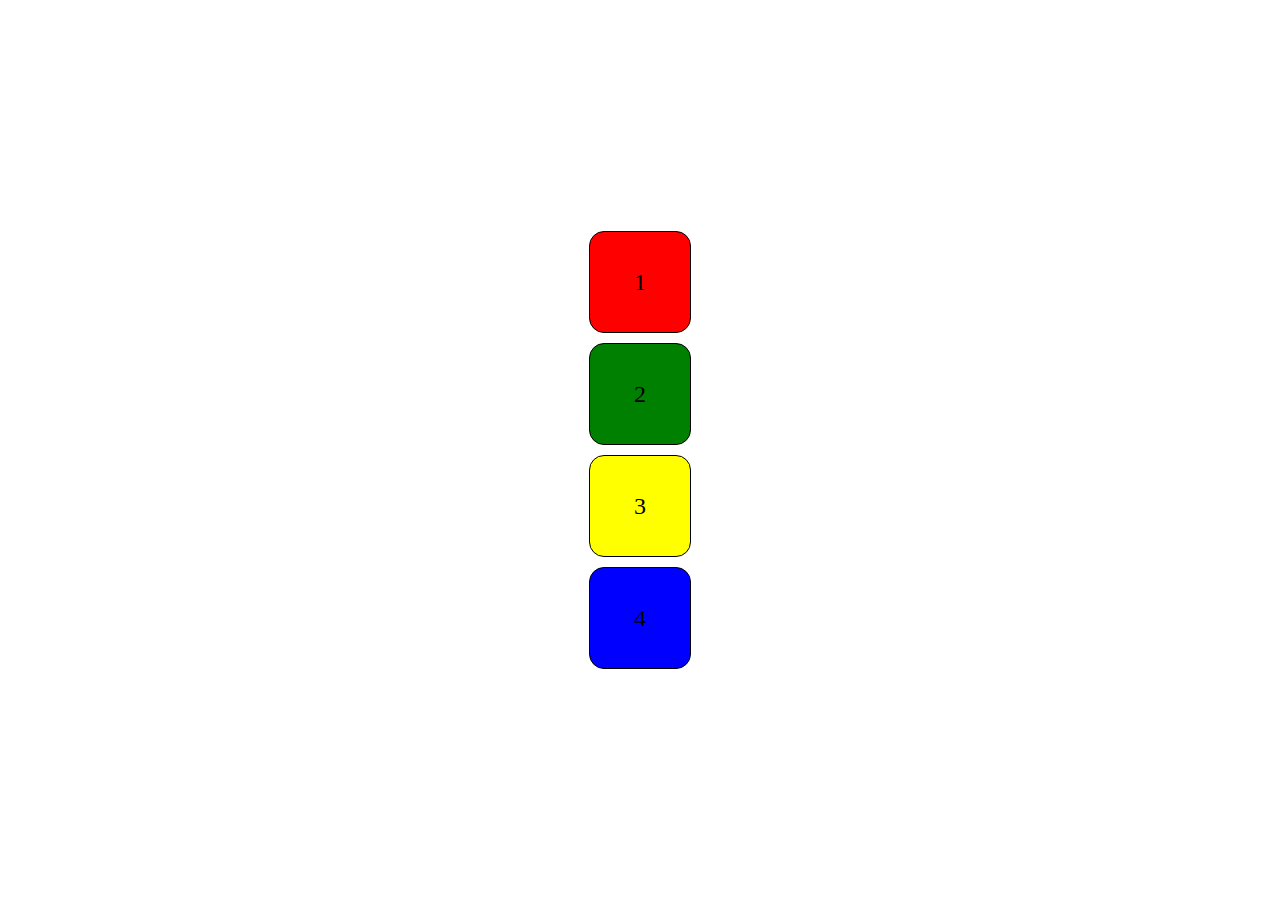
<file: index.html>
<!DOCTYPE html>
<html lang="en">
<head>
    <meta charset="UTF-8">
    <meta name="viewport" content="width=device-width, initial-scale=1.0">
    <title>Document</title>
    <link rel="stylesheet" href="estilos.css">
</head>
<body>
    <div class="container">
        <div class="vermelho"><p>1</p></div>
        <div class="verde"><p>2</p></div>
        <div class="amarelo"><p>3</p></div>
        <div class="azul"><p>4</p></div>
    </div>
</body>
</html>
</file>
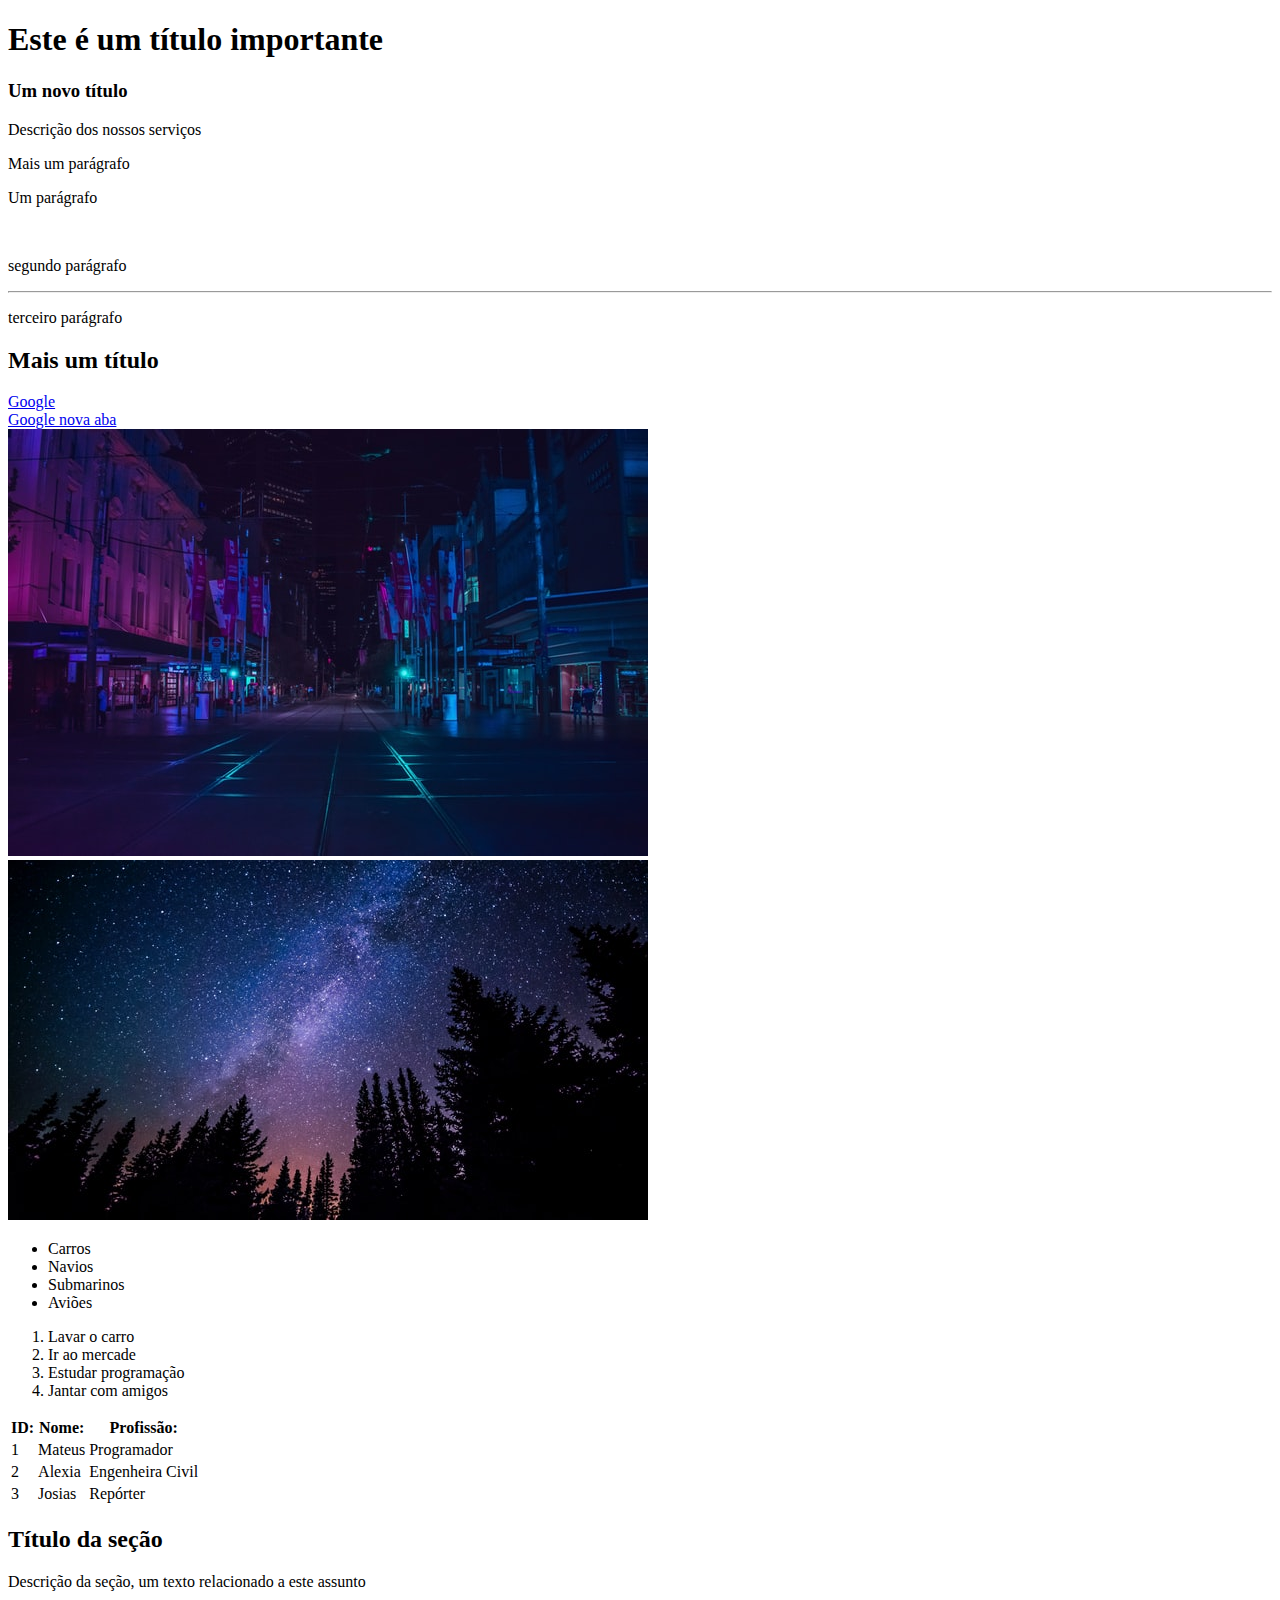
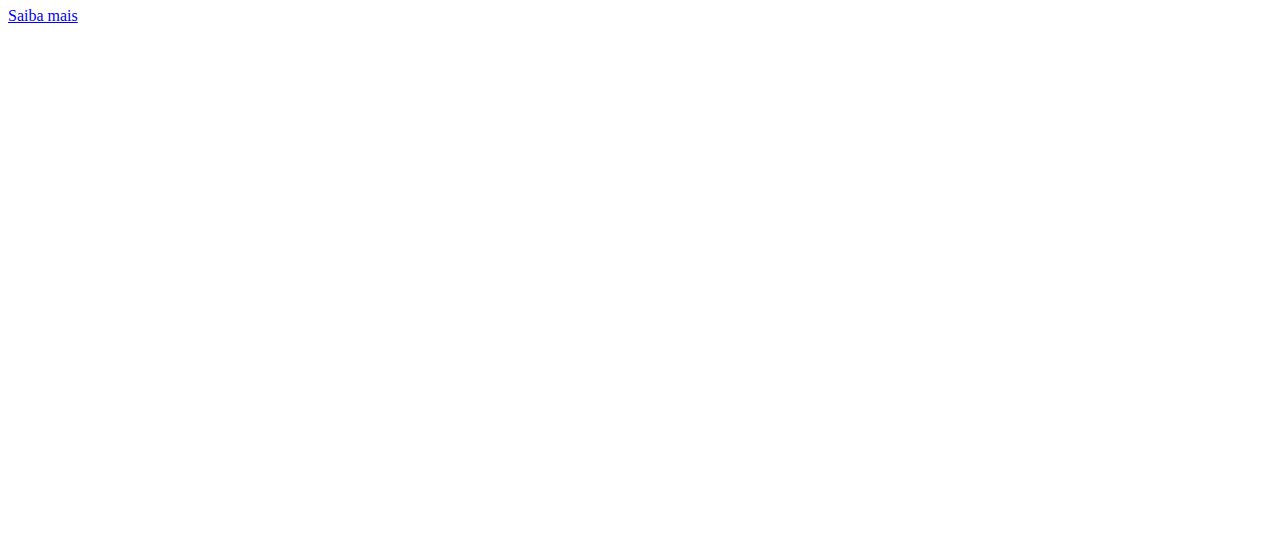
<file: 02_HTML/index.html>
<!DOCTYPE html>
<html>
    <head>
        <meta charset="UTF-8">
        <title>Fundamentos HTML</title>
    </head>
    <body style="padding-bottom: 500px;">
        <!-- 1 - Títulos -->
        <h1>Este é um título importante</h1>
        <h3>Um novo título</h3>

        <!-- 2 - Parágrafos -->
        <p>Descrição dos nossos serviços</p>
        <p>Mais um parágrafo</p>

        <!-- 3 - Tags sem conteúdo -->
        <p>Um parágrafo</p>
        <br>
        <p>segundo parágrafo</p>
        <hr>
        <p>terceiro parágrafo</p>

        <!-- 4 - Comentários -->
        <!-- Este é um comentário -->
        <h2>Mais um título</h2>
        <!-- Outro comentário -->

        <!-- 5 - Atributos -->
        <a href="https://google.com">Google</a>
        <br>
        <!-- google em nova aba -->
        <a href="https://google.com" target="_blank">Google nova aba</a> 
        <br>
        
        <!-- 5 - Inserir imagem -->
        <img src="img/city.jpg">
        <img src="img/nature.jpg" alt="Noite na floresta">

        <!-- 6 - Listas não ordenadas-->
        <ul>
            <li>Carros</li>
            <li>Navios</li>
            <li>Submarinos</li>
            <li>Aviões</li>
        </ul>

        <!-- 7 - Listas ordenadas-->
        <ol>
            <li>Lavar o carro</li>
            <li>Ir ao mercade</li>
            <li>Estudar programação</li>
            <li>Jantar com amigos</li>
        </ol>

        <!-- 8 - Tabelas -->
        <table>
            <tr>
                <th>ID:</th>
                <th>Nome:</th>
                <th>Profissão:</th>
            </tr>
            <tr>
                <td>1</td>
                <td>Mateus</td>
                <td>Programador</td>
            </tr>
            <tr>
                <td>2</td>
                <td>Alexia</td>
                <td>Engenheira Civil</td>
            </tr>
            <tr>
                <td>3</td>
                <td>Josias</td>
                <td>Repórter</td>
            </tr>
        </table>

        <!-- 9 - Tag div -->
        <div>
            <h2>Título da seção</h2>
            <p>Descrição da seção, um texto relacionado a este assunto</p>
            <a href="#">Saiba mais</a>
        </div>
    </body>
</html>
</file>
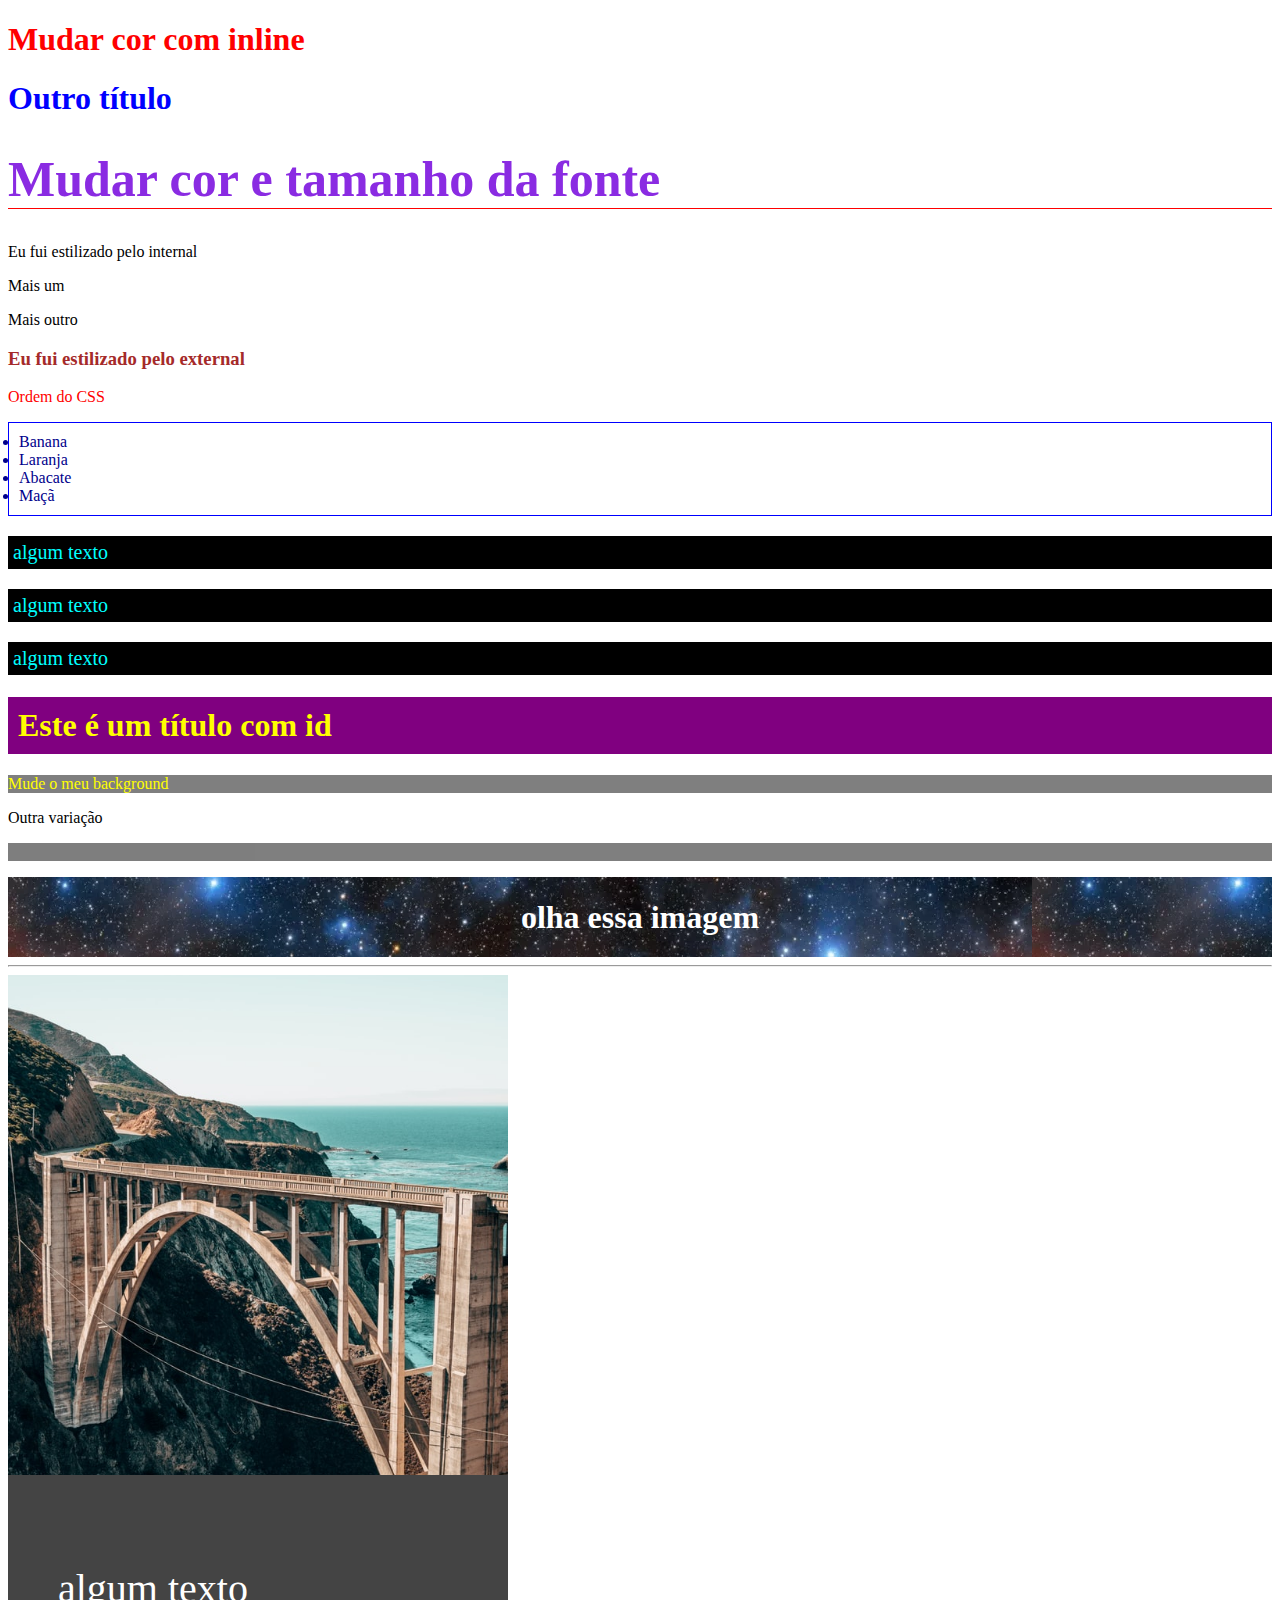
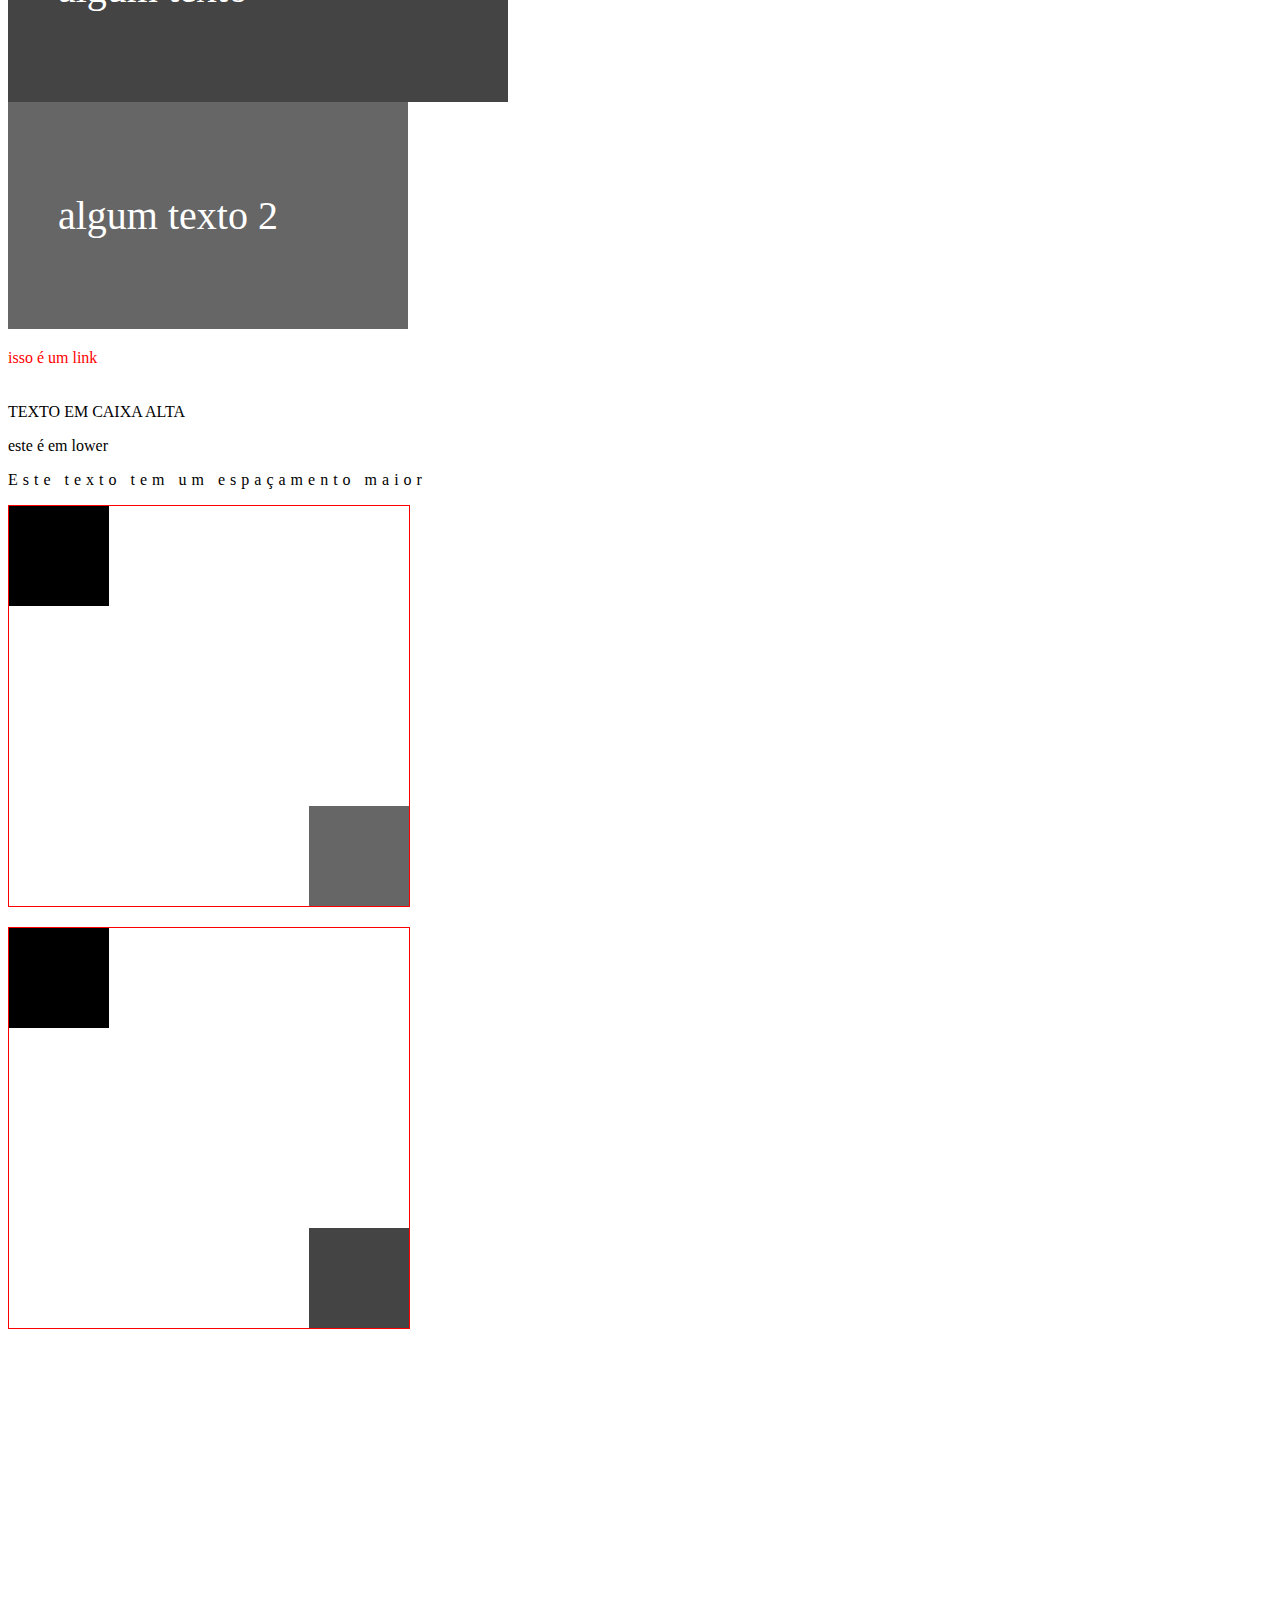
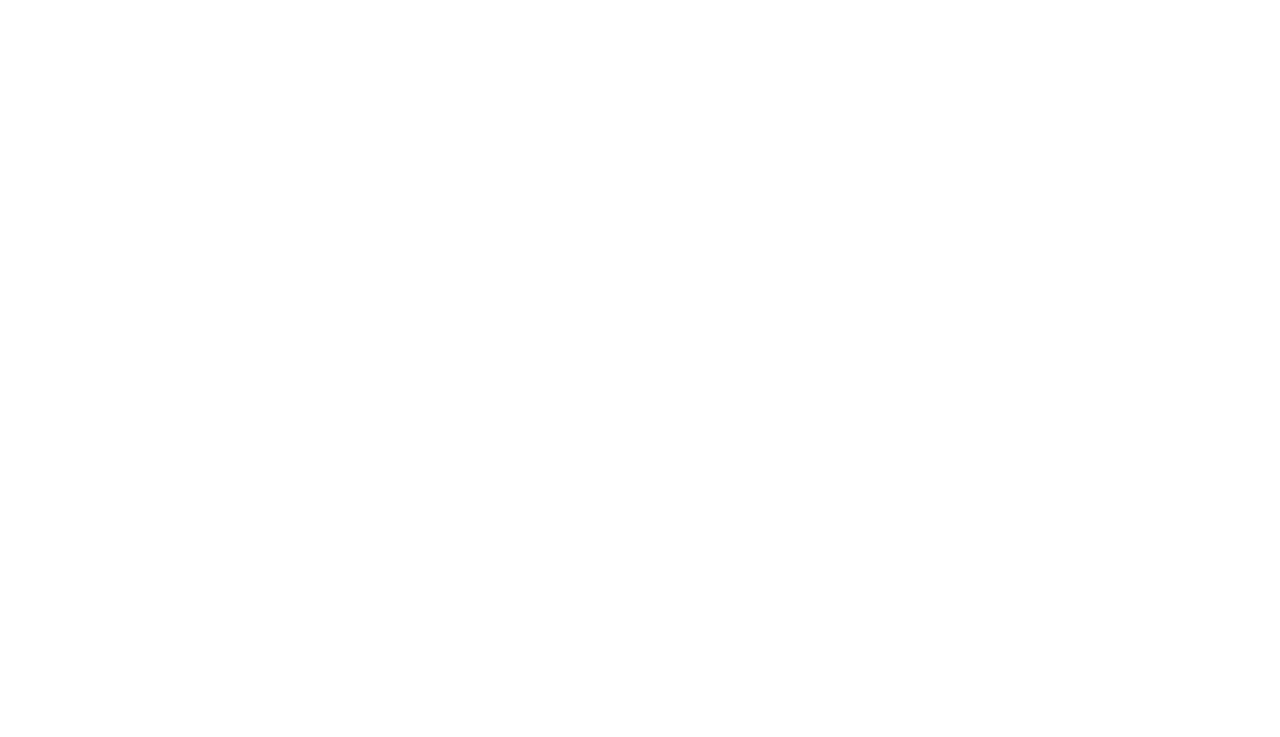
<file: 03_CSS/index.html>
<!DOCTYPE html>
<html>
<head>
    <meta charset="UTF-8">
    <meta name="viewport" content="width=device-width, initial-scale=1.0">
    <!-- 3 Internal CSS -->
    <style>
        #id-nome {
            color: gold;
            font: 40px;
        }
    </style>
    <title>Document</title>

    <!-- 4 - External CSS -->
    <link rel="stylesheet" href="CSS/styles.css">
    <link rel="stylesheet" href="CSS/list.css">
</head>
<body>
    <!-- 1 - Inline CSS -->
    <h1 style="color: red;">Mudar cor com inline</h1>
    <h1 style="color: blue;">Outro título</h2>

    <!-- 2 - Múltiplas regras -->
    <h1 style="color: blueviolet; font-size: 50px; border-bottom: 1px solid red">Mudar cor e tamanho da fonte</h1>

    <!-- 3 - Internal CSS -->
    <p>Eu fui estilizado pelo internal</p>
    <p>Mais um</p>
    <p>Mais outro</p>

    <!-- 4 - External CSS -->
    <h3>Eu fui estilizado pelo external</h3>

    <!-- 5 - Ordem do CSS -->
    <p style="color: red;">Ordem do CSS</p>

    <ul>
        <li>Banana</li>
        <li>Laranja</li>
        <li>Abacate</li>
        <li>Maçã</li>
    </ul>

    <!-- 6 - Classes -->
    <p class="paragraph">algum texto</p>
    <p class="paragraph">algum texto</p>
    <p class="paragraph">algum texto</p>

    <!-- 7 - IDs -->
    <h1 id="exclusive-title">Este é um título com id</h1>

    <!-- 8 - background-color -->
    <p class="bg">Mude o meu background</p>
    <p class="bg2">Outra variação</p>

    <!-- Opacidade no background -->
    <div class="bg-opacity">
        <p>Estou aqui</p>
    </div>

    <!-- 10 - Imagem de fundo -->
    <div class="img-fundo">
        <h1>olha essa imagem</h1>
    </div>

    <!-- 11 - Posição de imagem -->
    <hr>
    <div class="posicao-img"></div>

    <!-- 12 - Borderbox -->
    <div class="without-borderbox">
        <p>algum texto</p>
    </div>
    <div class="borderbox">
        <p>algum texto 2</p>
    </div>

    <!-- 13 - Text-decoration -->
    <div style="padding: 20px 0px;">
        <a href="#" class="remove-decoration">isso é um link</a>
    </div>

    <!-- 14 - Transformação de texto -->
    <p class="upper">texto em caixa alta</p>
    <p class="lower">ESTE É EM LOWER</p>

    <!-- 15 - Espaçamento entre letras -->
    <p class="letter-spacing">Este texto tem um espaçamento maior</p>

    <!-- 16 - Display: block ou inline -->

    <!-- 17 - Position: static, relative, absolute, fixed ou sticky -->
    <div class="container-relative">
        <div class="relative1"></div>
        <div class="relative2"></div>
    </div>

    <div class="container-invencao">
        <div class="div1"></div>
        <div class="div2"></div>
    </div>
</body>
</html>
</file>
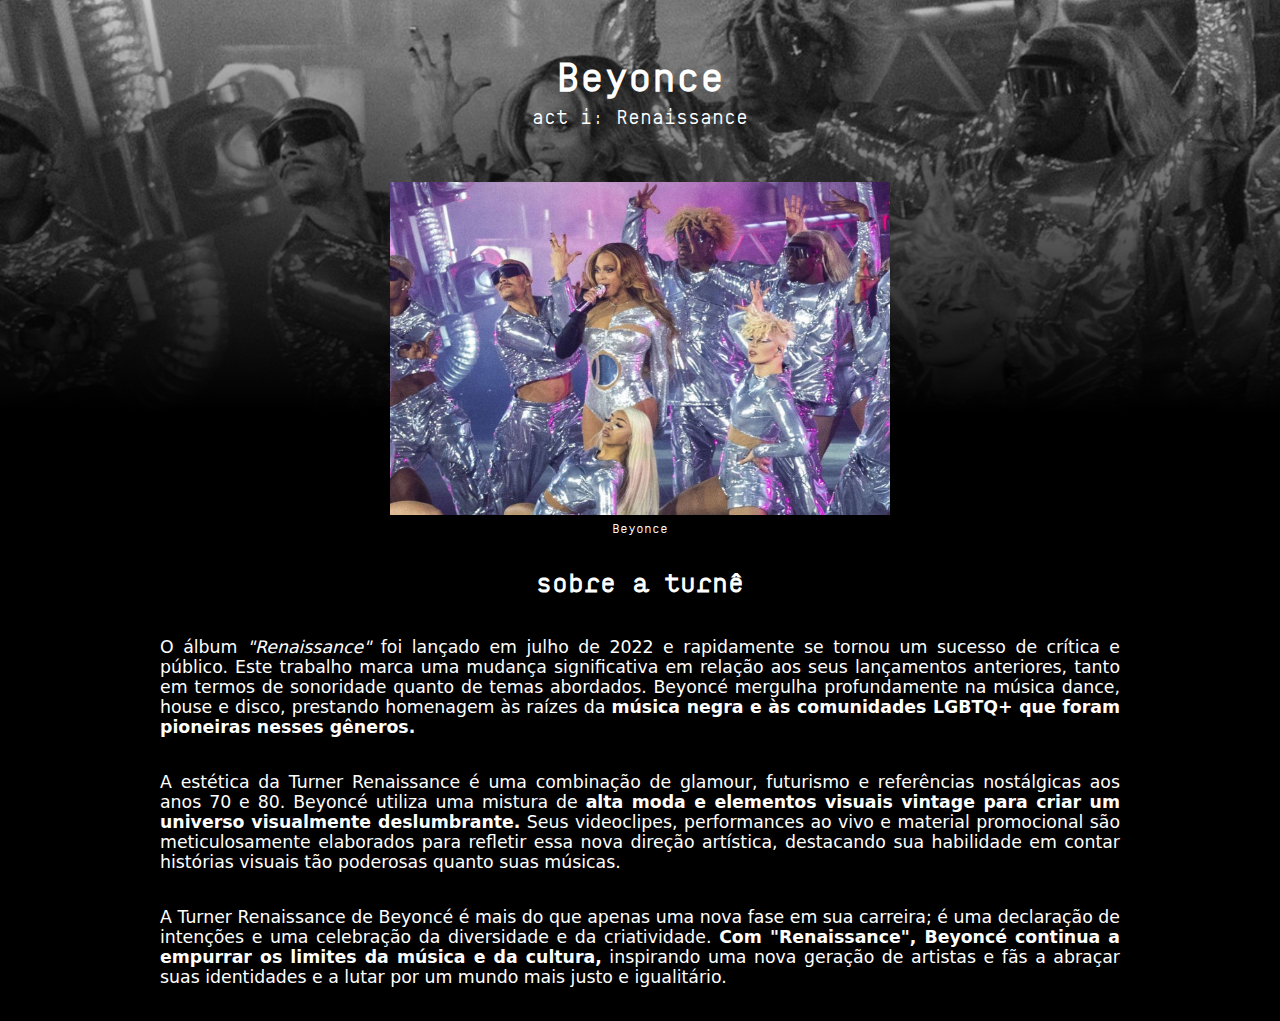
<file: 04_TRIBUTO/index.html>
<!DOCTYPE html>
<html lang="pt-br">
<head>
    <meta charset="UTF-8">
    <meta name="viewport" content="width=, initial-scale=1.0">
    <title>act I: Renaissance</title>
    <link rel="stylesheet" href="css/stilos.css">
</head>
<body>
    <div class="container">
        <!-- Cabeçalho -->
        <div class="header">
            <h1 class="main-title">Beyonce</h1>
            <p class="main-paragraph">act i: Renaissance</p>
        </div>
        <!-- Imagem de destaque -->
        <div class="featured-image">
            <figure style="display: flex; flex-direction: column; align-items: center;">
                <img src="img/01.avif" alt="beyonce renaissance" class="img">
                <figcaption style="font-family: BBManualRegular; font-size: 13px; margin-top: 5px;">Beyonce</figcaption>
            </figure>
        </div>
        <!-- Biografia -->
        <div class="about-container">
            <h2>sobre a turnê</h2>
            <p>
                O álbum <i>"Renaissance"</i> foi lançado em julho de 2022 e rapidamente 
                se tornou um sucesso de crítica e público. Este trabalho marca uma 
                mudança significativa em relação aos seus lançamentos anteriores, 
                tanto em termos de sonoridade quanto de temas abordados. Beyoncé 
                mergulha profundamente na música dance, house e disco, prestando 
                homenagem às raízes da <span class="bold">música negra e às comunidades 
                LGBTQ+ que foram pioneiras nesses gêneros.</span> 
            </p>
            <p>
                A estética da Turner Renaissance é uma combinação de glamour, futurismo 
                e referências nostálgicas aos anos 70 e 80. Beyoncé utiliza uma 
                mistura de <span class="bold"> alta moda e elementos visuais vintage para criar 
                um universo visualmente deslumbrante.</span> Seus videoclipes, performances 
                ao vivo e material promocional são meticulosamente elaborados para 
                refletir essa nova direção artística, destacando sua habilidade em 
                contar histórias visuais tão poderosas quanto suas músicas.
            </p>
            <p>
                A Turner Renaissance de Beyoncé é mais do que apenas uma nova fase 
                em sua carreira; é uma declaração de intenções e uma celebração da 
                diversidade e da criatividade. <span class="bold">Com "Renaissance", 
                Beyoncé continua a empurrar os limites da música e da cultura,</span>
                inspirando uma nova geração de artistas e fãs a abraçar suas identidades 
                e a lutar por um mundo mais justo e igualitário.
            </p>
        </div>
        <div class="background-image">
            <img src="img/01.avif" alt="">
        </div>
    </div>
    
</body>
</html>
</file>
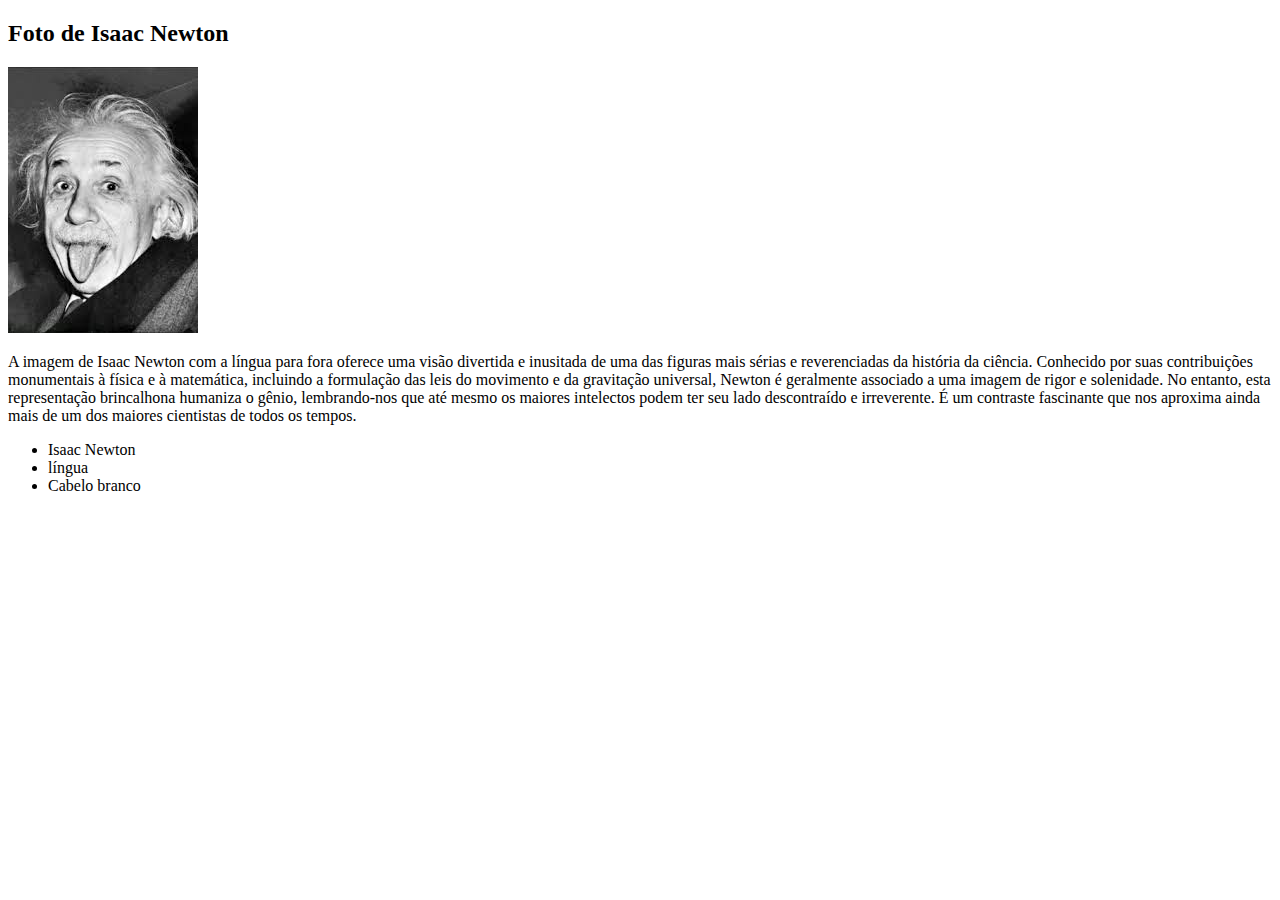
<file: 02_HTML/desafio.html>
<!DOCTYPE html>
<html>
<head>
    <meta charset="UTF-8">
    <title>Desafio HTML</title>
</head>
<body>
    <h2>Foto de Isaac Newton</h2>
    <img src="img/newton.jpg" alt="Isaac Newton, língua para fora.">
    <p>A imagem de Isaac Newton com a língua para fora oferece uma visão divertida e inusitada de uma das figuras mais sérias e reverenciadas da história da ciência. Conhecido por suas contribuições monumentais à física e à matemática, incluindo a formulação das leis do movimento e da gravitação universal, Newton é geralmente associado a uma imagem de rigor e solenidade. No entanto, esta representação brincalhona humaniza o gênio, lembrando-nos que até mesmo os maiores intelectos podem ter seu lado descontraído e irreverente. É um contraste fascinante que nos aproxima ainda mais de um dos maiores cientistas de todos os tempos.</p>
    <ul>
        <li>Isaac Newton</li>
        <li>língua</li>
        <li>Cabelo branco</li>
    </ul>
</body>
</html>
</file>
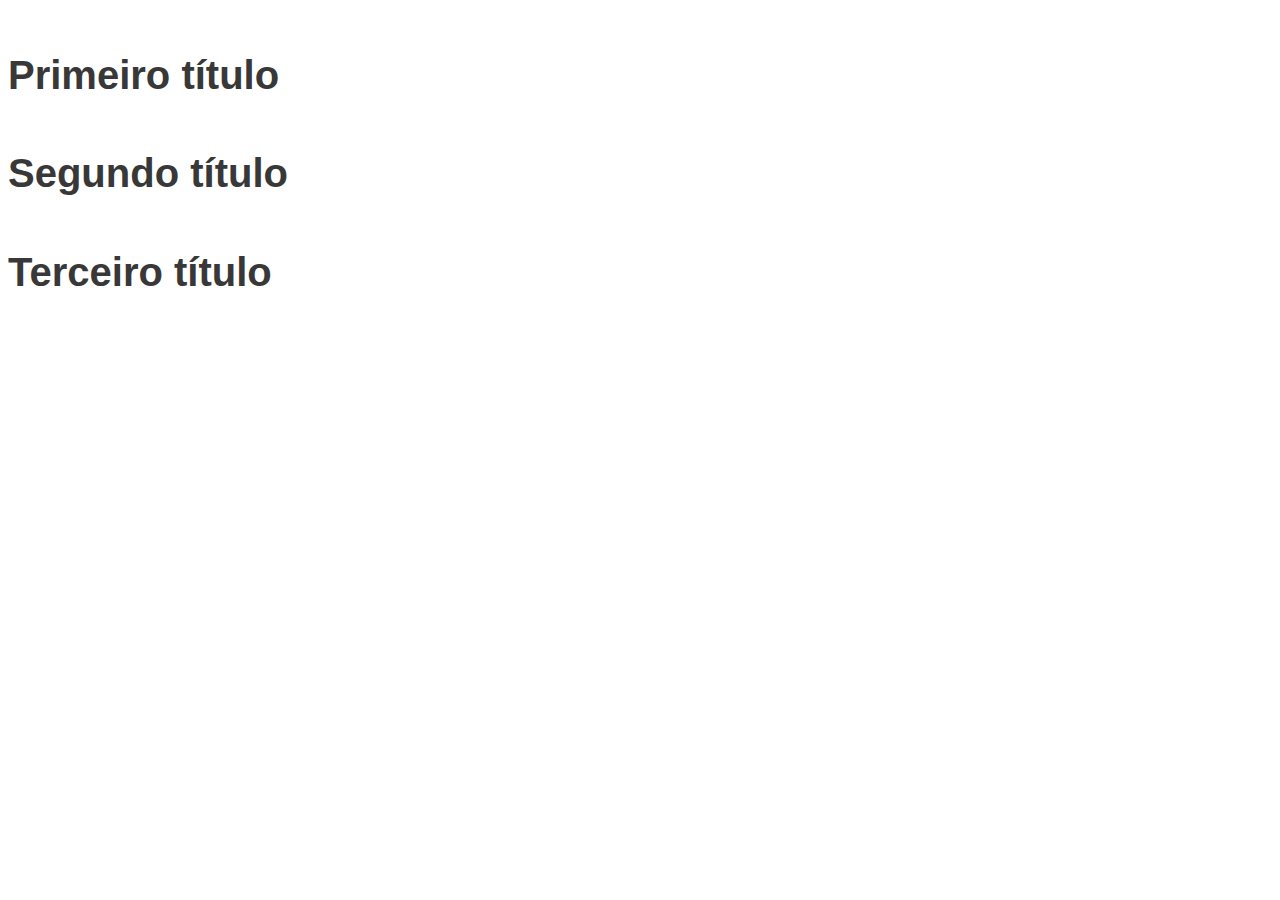
<file: 03_CSS/Desafio2/desafio2.html>
<!DOCTYPE html>
<html lang="en">
<head>
    <meta charset="UTF-8">
    <meta name="viewport" content="width=device-width, initial-scale=1.0">
    <title>Document</title>

    <link rel="stylesheet" href="desafio2.css">
</head>
<body>
    <h4>Primeiro título</h4>
    <h4>Segundo título</h4>
    <h4>Terceiro título</h4>
</body>
</html>
</file>
<file: estilos.css>
*{
    margin: 0;
    padding: 0;
}

.container {
    height: 100vh;
    display: flex;
    flex-direction: column;
    align-items: center;
    justify-content: center;
    gap: 10px;
    flex-wrap: wrap;
    align-content: center;
}

div div {
    height: 100px;
    width: 100px;
    border: 1px black solid;
    display: flex;
    justify-content: center;
    align-items: center;
    font-size: 24px;
    border-radius: 15px;
}

.vermelho {
    background-color: red;
    
}

.verde {
    background-color: green;
}

.amarelo{
    background-color: yellow;
}

.azul {
    background-color: blue;
}
</file>
<file: 03_CSS/CSS/styles.css>
body {
    padding-bottom: 1000px;
}

h3 {
    color: brown;
}

/* Seletor de classe é mais específico do que o de html */
.paragraph {
    background-color: #000000;
    color: aqua;
    padding: 5px;
    font-size: 20px;
}

#exclusive-title {
    background-color: purple;
    color: yellow;
    padding: 10px;
}
/*    Id > class > seletor de tag    */

.bg{
    background-color: rgba(0, 0, 0, .5);
    color: yellow;
}

.bg-opacity{
    background-color: #000000;
    opacity: .5;
}

.img-fundo{
    display: flex;
    justify-content: center;
    color: white;
    background-image: url("../IMGS/nebulosa.png");
}

.posicao-img{
    height: 500px;
    width: 500px;
    background-image: url("../../02_HTML/img/bridge.jpg");
    background-position: center;
    background-size: cover;
}

.without-borderbox{
    font-size: 30pt;
    background-color: #444;
    color: white;
    width: 400px;
    padding: 50px;
}

.borderbox{
    font-size: 30pt;
    background-color: #666;
    color: white;
    width: 400px;
    padding: 50px;
    box-sizing: border-box;
}

.remove-decoration{
    text-decoration: none;
    color: red;
}

.upper{
    text-transform: uppercase;
}

.lower{
    text-transform: lowercase;
}

.letter-spacing{
    letter-spacing: 5px;
}

.container-relative{
    width: 400px;
    height: 400px;
    border: red solid 1px;
    position: relative;
}

.relative1, .relative2{
    width: 100px;
    height: 100px;
    background-color: #000;
    position: absolute;
}

.relative2{
    background-color: #666;
    right: 0;
    bottom: 0;
}

.container-invencao{
    margin-top: 20px;
    width: 400px;
    height: 400px;
    border: red solid 1px;
    display: flex;
    justify-content: space-between;
    position: relative;
}

.div1, .div2{
    width: 100px;
    height: 100px;
    background-color: #000;
}

.div1{
    position: sticky;
    top: 0;
}

.div2{
    background-color: #444;
    align-self: flex-end;

}
</file>
<file: 03_CSS/CSS/list.css>
ul {
    border: 1px solid blue;
    padding: 10px;
}

li {
    color: darkblue;
}
</file>
<file: 04_TRIBUTO/css/stilos.css>
@font-face{
    font-family: BBManualRegular;
    src: url("../font/BBManualMonoProTX-Regular.fc7c3dc8.ttf") format("truetype");
}

*{
    margin: 0;
    padding: 0;
    color: white;
    font-family: system-ui, -apple-system, BlinkMacSystemFont, 'Segoe UI', Roboto, Oxygen, Ubuntu, Cantarell, 'Open Sans', 'Helvetica Neue', sans-serif;
    font-size: 13pt;
}

body{
    display: flex;
    justify-content: center;
    background-color: #000;
    overflow-x: hidden;
}

h2{
    font-family: BBManualRegular;
    font-weight: 1000;
    margin-top: 30px;
    margin-bottom: 1.5em;
    font-size: 20pt;
}

.subtitle{
    font-family: BBManualRegular;
}

.about-container{
    text-align: center;
}
.container{
    width: 75%;
    display: flex;
    flex-direction: column;
    align-items: center;
}

.header{
    display: flex;
    flex-direction: column;
    align-items: center;
    margin-top: 50px;
    margin-bottom: 15px;
}

p{
    text-align: justify;
    margin-bottom: 2em;
}

.bold{
    font-weight: 700;
}

.img{
    width: 500px;
}

.main-title, .main-paragraph{
    font-family: BBManualRegular;
}

.main-title{
    font-size: 30pt;
    margin-bottom: 5px;
}

.main-paragraph{
    font-size: 15pt;
}

.background-image{
    position: absolute;
    top: -100px;
    z-index: -1;
}

.background-image img{
    width: 100vw;
    filter: grayscale(100%);
    mask-image: linear-gradient(to bottom, white 0%, transparent 60%);
}
</file>
<file: 03_CSS/Desafio2/desafio2.css>
h4 {
    font-family: Impact, Haettenschweiler, 'Arial Narrow Bold', sans-serif;
    color: rgb(56, 56, 56);
    font-size: 40px;
}
</file>
